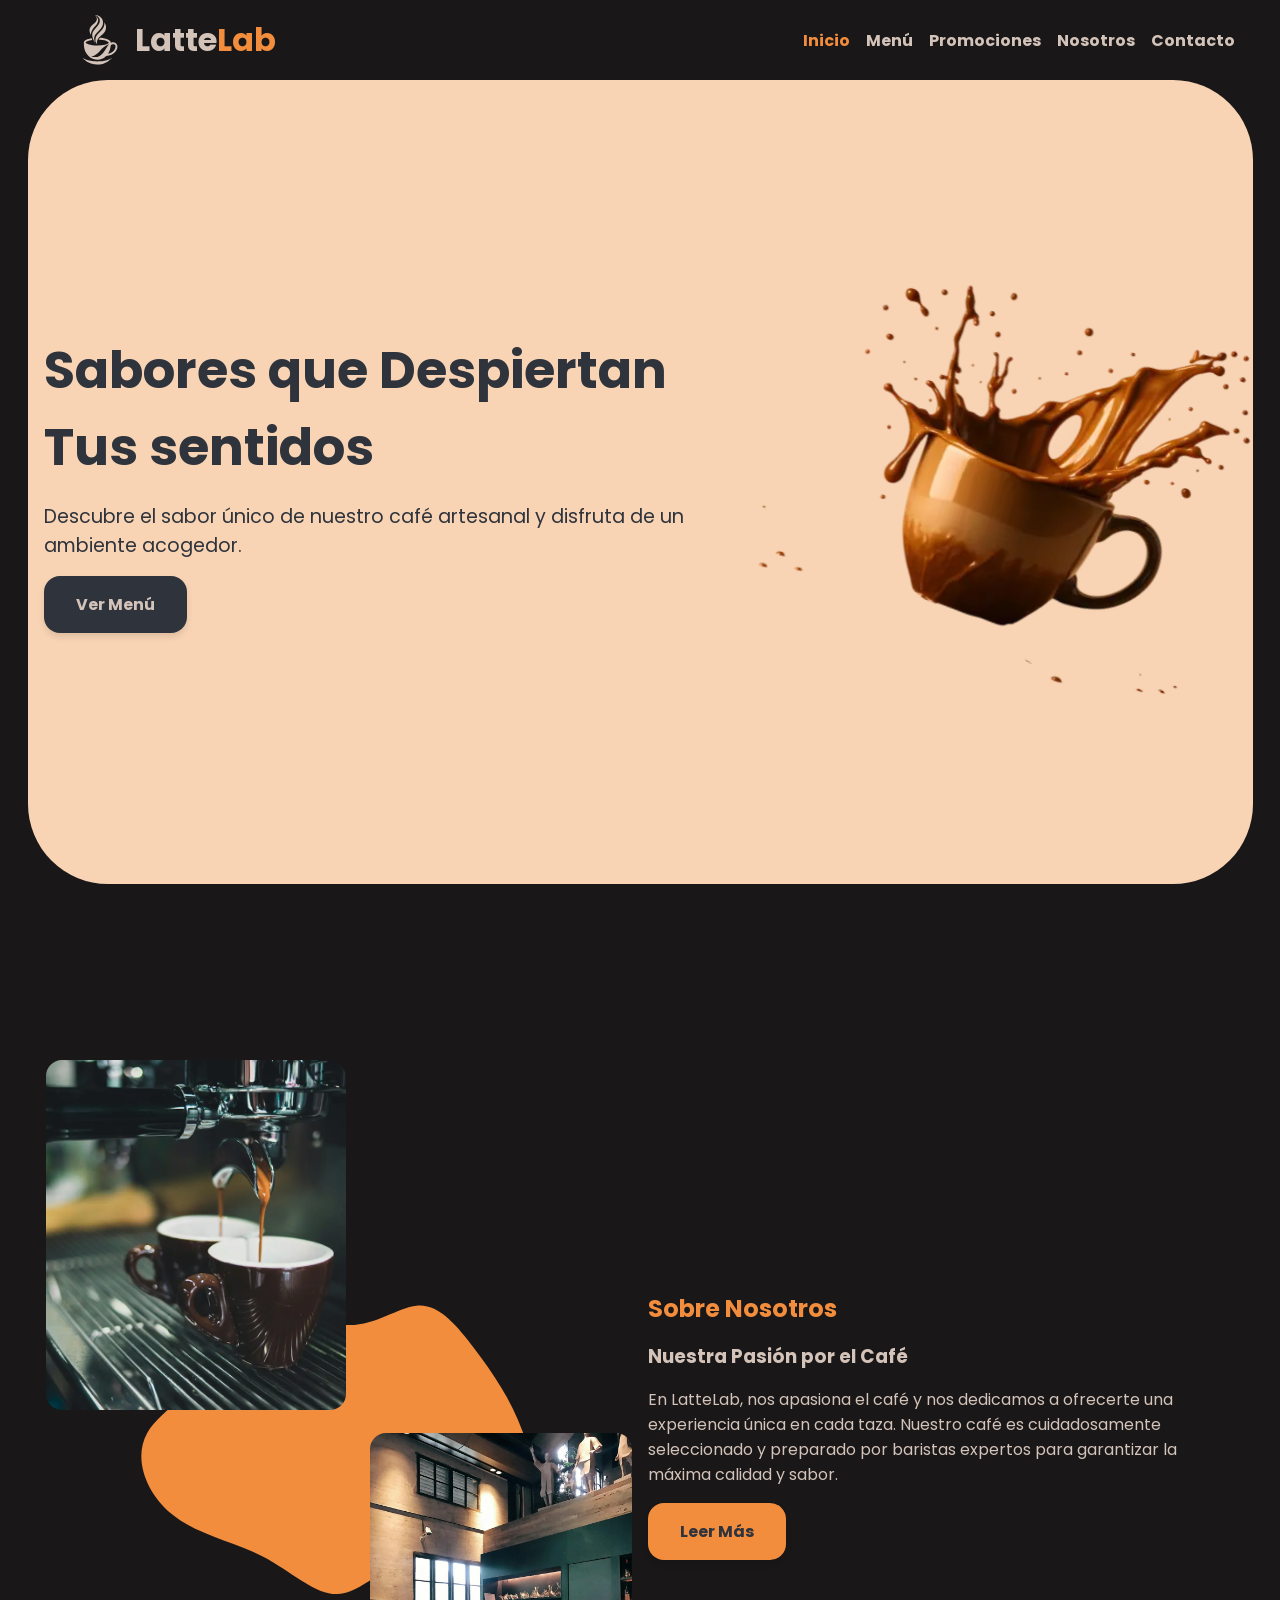
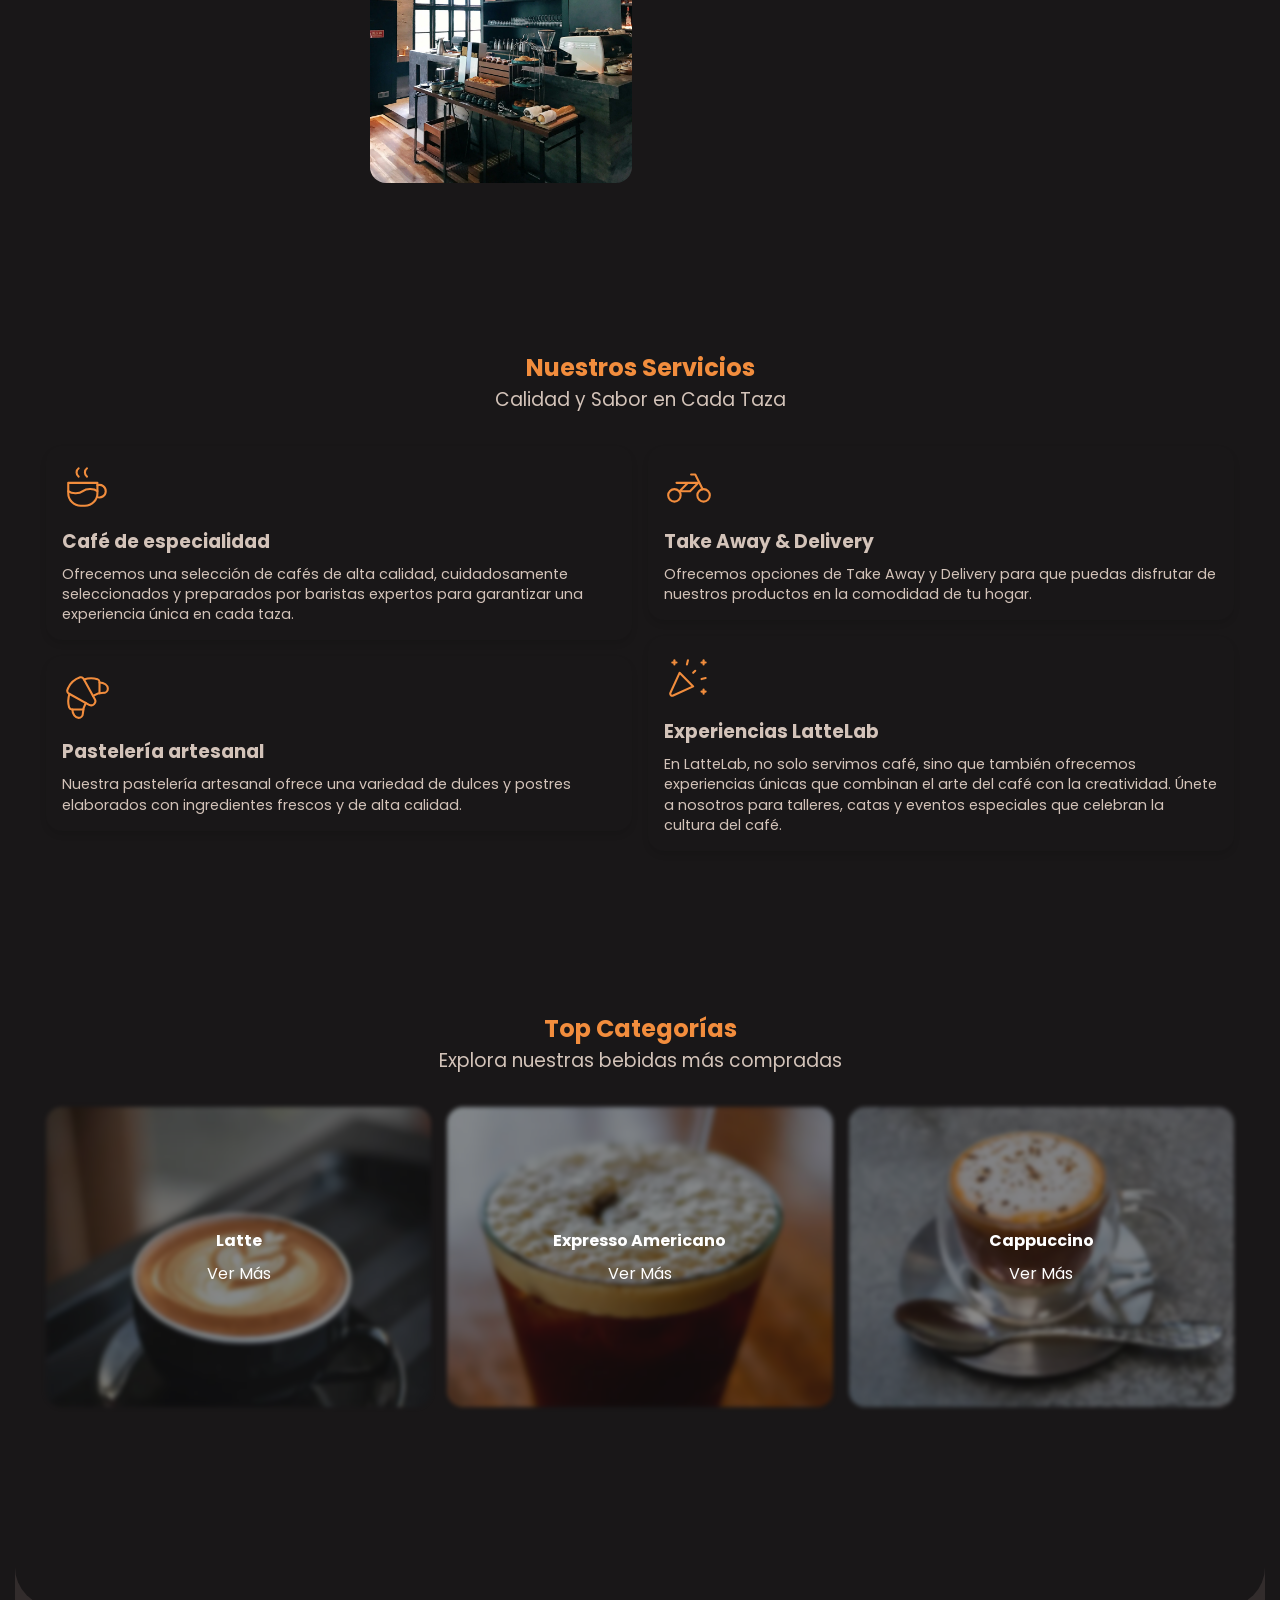
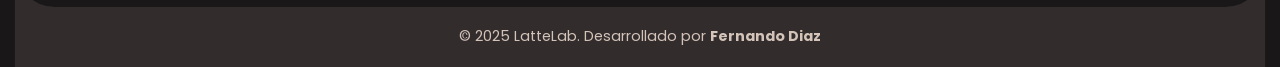
<file: index.html>
<!DOCTYPE html>
<html lang="es">
  <head>
    <meta charset="UTF-8" />
    <meta name="viewport" content="width=device-width, initial-scale=1.0" />
    <title>LatteLab</title>
    <link
      rel="shortcut icon"
      href="src/assets/images/favicon.ico"
      type="image/x-icon"
    />

    <meta
      name="description"
      content="LatteLab es una cafetería que ofrece una experiencia única con café de alta calidad y un ambiente acogedor."
    />
    <meta name="author" content="Fernando Diaz" />

    <link rel="stylesheet" href="src/styles/fonts.css" />
    <link rel="stylesheet" href="src/styles/variables.css" />
    <link rel="stylesheet" href="src/styles/style.css" />
  </head>
  <body>
    <header>
      <div class="header__container">
        <div class="header__logo">
          <img
            src="src/assets/images/layout/Coffee.svg"
            alt="Logo de LatteLab"
            loading="eager"
            fetchpriority="high"
          />

          <h1>Latte<span>Lab</span></h1>
        </div>

        <nav class="header__nav">
          <ul class="header__nav-list">
            <li class="header__nav-item">
              <a class="active" href="./index.html">Inicio</a>
            </li>
            <li class="header__nav-item">
              <a href="src/pages/products.html">Menú</a>
            </li>
            <li class="header__nav-item">
              <a href="src/pages/promotions.html">Promociones</a>
            </li>
            <li class="header__nav-item">
              <a href="src/pages/about-us.html">Nosotros</a>
            </li>
            <li class="header__nav-item">
              <a href="src/pages/contact.html">Contacto</a>
            </li>
          </ul>
        </nav>
      </div>
    </header>

    <section class="hero__container">
      <article class="hero__content">
        <div class="hero__content-grid">
          <div class="hero__text">
            <h2 class="hero__title">Sabores que Despiertan Tus sentidos</h2>

            <p class="hero__description">
              Descubre el sabor único de nuestro café artesanal y disfruta de un
              ambiente acogedor.
            </p>

            <a
              href="src/pages/products.html"
              class="hero__button button__component"
            >
              Ver Menú
            </a>
          </div>

          <div class="hero__image">
            <img
              src="src/assets/images/layout/coffee-hero.webp"
              alt="Imagen de café"
              loading="eager"
              fetchpriority="high"
            />
          </div>
        </div>
      </article>
    </section>

    <main>
      <section class="about__container container__section">
        <article class="about__content">
          <div class="about__images">
            <div class="about__image about__image-left">
              <img
                src="src/assets/images/layout/pexels-chevanon-324028.webp"
                alt="Imagen de café"
                loading="lazy"
                prefetchpriority="low"
                class="about__img-left"
              />
            </div>

            <img
              class="about__blob"
              src="src/assets/images/layout/blob.svg"
              alt="Blob SVG"
              loading="lazy"
              prefetchpriority="low"
            />

            <div class="about__image about__image-right">
              <img
                src="src/assets/images/layout/pexels-julieaagaard-2467287.webp"
                alt="Imagen de café"
                loading="lazy"
                prefetchpriority="low"
                class="about__img-right"
              />
            </div>
          </div>

          <div class="about__text">
            <h2 class="about__title title__section">Sobre Nosotros</h2>

            <h3>Nuestra Pasión por el Café</h3>

            <p class="about__description">
              En LatteLab, nos apasiona el café y nos dedicamos a ofrecerte una
              experiencia única en cada taza. Nuestro café es cuidadosamente
              seleccionado y preparado por baristas expertos para garantizar la
              máxima calidad y sabor.
            </p>

            <a
              href="src/pages/about-us.html"
              class="about__button button__component"
              >Leer Más</a
            >
          </div>
        </article>
      </section>

      <section class="services__container container__section">
        <div class="services__header">
          <h2 class="services__title title__section">Nuestros Servicios</h2>
          <h3>Calidad y Sabor en Cada Taza</h3>
        </div>

        <article class="services__content">
          <div class="services__items">
            <div class="services__item">
              <img
                src="src/assets/images/services/coffee.svg"
                alt="Café de especialidad"
              />
              <h3 class="services__item-title">Café de especialidad</h3>
              <p class="services__item-description">
                Ofrecemos una selección de cafés de alta calidad, cuidadosamente
                seleccionados y preparados por baristas expertos para garantizar
                una experiencia única en cada taza.
              </p>
            </div>

            <div class="services__item">
              <img
                src="src/assets/images/services/croissant.svg"
                alt="Pastelería artesanal"
              />
              <h3 class="services__item-title">Pastelería artesanal</h3>
              <p class="services__item-description">
                Nuestra pastelería artesanal ofrece una variedad de dulces y
                postres elaborados con ingredientes frescos y de alta calidad.
              </p>
            </div>
          </div>

          <div class="services__items">
            <div class="services__item">
              <img
                src="src/assets/images/services/delivery.svg"
                alt="Take Away & Delivery"
              />
              <h3 class="services__item-title">Take Away & Delivery</h3>
              <p class="services__item-description">
                Ofrecemos opciones de Take Away y Delivery para que puedas
                disfrutar de nuestros productos en la comodidad de tu hogar.
              </p>
            </div>

            <div class="services__item">
              <img
                src="src/assets/images/services/experience.svg"
                alt="Experiencias LatteLab"
              />
              <h3 class="services__item-title">Experiencias LatteLab</h3>
              <p class="services__item-description">
                En LatteLab, no solo servimos café, sino que también ofrecemos
                experiencias únicas que combinan el arte del café con la
                creatividad. Únete a nosotros para talleres, catas y eventos
                especiales que celebran la cultura del café.
              </p>
            </div>
          </div>
        </article>
      </section>

      <section class="categories__container container__section">
        <div class="categories__header">
          <h2 class="categories__title title__section">Top Categorías</h2>
          <h3>Explora nuestras bebidas más compradas</h3>
        </div>

        <article class="categories__content">
          <a href="src/pages/products.html" class="categories__item">
            <div class="categories__item--text">
              <img src="src/assets/images/categories/latte.webp" alt="Latte" />
              <h4>Latte</h4>

              <span>Ver Más</span>
            </div>
          </a>

          <a href="src/pages/products.html" class="categories__item">
            <div class="categories__item--text">
              <img
                src="src/assets/images/categories/americano.webp"
                alt="Expresso Americano"
              />
              <h4>Expresso Americano</h4>

              <span>Ver Más</span>
            </div>
          </a>

          <a href="src/pages/products.html" class="categories__item">
            <div class="categories__item--text">
              <img
                src="src/assets/images/categories/cappuccino.webp"
                alt="Cappuccino"
              />
              <h4>Cappuccino</h4>

              <span>Ver Más</span>
            </div>
          </a>
        </article>
      </section>
    </main>

    <footer>
      <div class="footer__corner"></div>
      <div class="footer__content">
        <p>
          &copy; 2025 LatteLab. Desarrollado por
          <a href="https://metaldev.com.ar/" target="_blank">Fernando Diaz</a>
        </p>
      </div>
    </footer>
  </body>
</html>
</file>
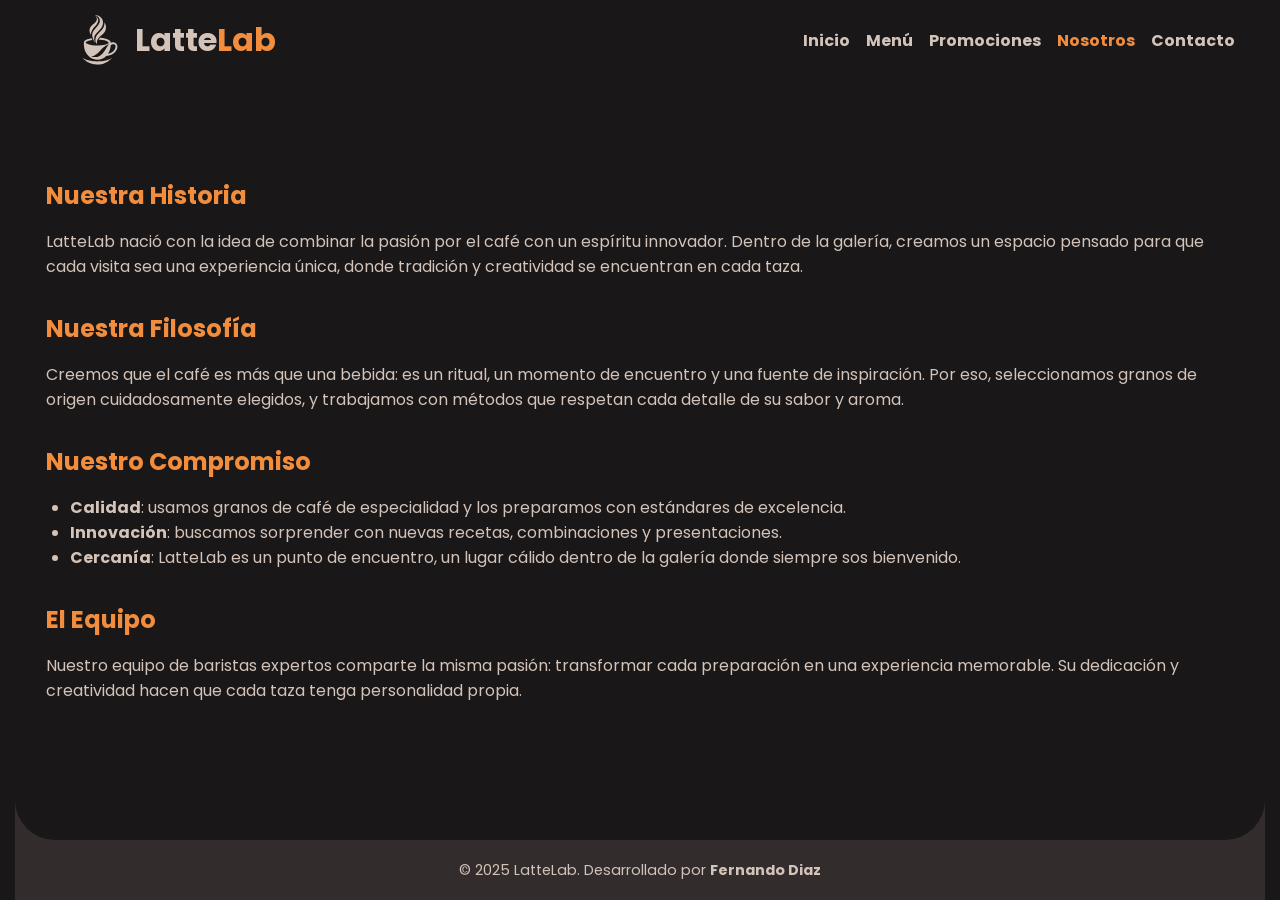
<file: src/pages/about-us.html>
<!DOCTYPE html>
<html lang="es">
  <head>
    <meta charset="UTF-8" />
    <meta name="viewport" content="width=device-width, initial-scale=1.0" />
    <title>LatteLab - Acerca de Nosotros</title>
    <link
      rel="shortcut icon"
      href="../assets/images/favicon.ico"
      type="image/x-icon"
    />

    <meta
      name="description"
      content="LatteLab es una cafetería que ofrece una experiencia única con café de alta calidad y un ambiente acogedor."
    />
    <meta name="author" content="Fernando Diaz" />

    <link rel="stylesheet" href="../styles/variables.css" />
    <link rel="stylesheet" href="../styles/fonts.css" />
    <link rel="stylesheet" href="../styles/style.css" />
    <link rel="stylesheet" href="../styles/about-us.css" />
  </head>
  <body>
    <header>
      <div class="header__container">
        <div class="header__logo">
          <img
            src="../assets/images/layout/Coffee.svg"
            alt="Logo de LatteLab"
            loading="eager"
            fetchpriority="high"
          />

          <h1>Latte<span>Lab</span></h1>
        </div>

        <nav class="header__nav">
          <ul class="header__nav-list">
            <li class="header__nav-item">
              <a href="../../index.html">Inicio</a>
            </li>
            <li class="header__nav-item">
              <a href="products.html">Menú</a>
            </li>
            <li class="header__nav-item">
              <a href="promotions.html">Promociones</a>
            </li>
            <li class="header__nav-item">
              <a class="active" href="about-us.html">Nosotros</a>
            </li>
            <li class="header__nav-item">
              <a href="contact.html">Contacto</a>
            </li>
          </ul>
        </nav>
      </div>
    </header>

    <main class="main__section">
      <section class="aboutus__container">
        <article class="aboutus__content">
          <h2 class="title__section">Nuestra Historia</h2>

          <p>
            LatteLab nació con la idea de combinar la pasión por el café con un
            espíritu innovador. Dentro de la galería, creamos un espacio pensado
            para que cada visita sea una experiencia única, donde tradición y
            creatividad se encuentran en cada taza.
          </p>
        </article>

        <article class="aboutus__content">
          <h2 class="title__section">Nuestra Filosofía</h2>

          <p>
            Creemos que el café es más que una bebida: es un ritual, un momento
            de encuentro y una fuente de inspiración. Por eso, seleccionamos
            granos de origen cuidadosamente elegidos, y trabajamos con métodos
            que respetan cada detalle de su sabor y aroma.
          </p>
        </article>

        <article class="aboutus__content">
          <h2 class="title__section">Nuestro Compromiso</h2>

          <ul>
            <li>
              <b>Calidad</b>: usamos granos de café de especialidad y los
              preparamos con estándares de excelencia.
            </li>

            <li>
              <b>Innovación</b>: buscamos sorprender con nuevas recetas,
              combinaciones y presentaciones.
            </li>

            <li>
              <b>Cercanía</b>: LatteLab es un punto de encuentro, un lugar
              cálido dentro de la galería donde siempre sos bienvenido.
            </li>
          </ul>
        </article>

        <article class="aboutus__content">
          <h2 class="title__section">El Equipo</h2>

          <p>
            Nuestro equipo de baristas expertos comparte la misma pasión:
            transformar cada preparación en una experiencia memorable. Su
            dedicación y creatividad hacen que cada taza tenga personalidad
            propia.
          </p>
        </article>
      </section>
    </main>

    <footer>
      <div class="footer__corner"></div>
      <div class="footer__content">
        <p>
          &copy; 2025 LatteLab. Desarrollado por
          <a href="https://metaldev.com.ar/" target="_blank">Fernando Diaz</a>
        </p>
      </div>
    </footer>
  </body>
</html>
</file>
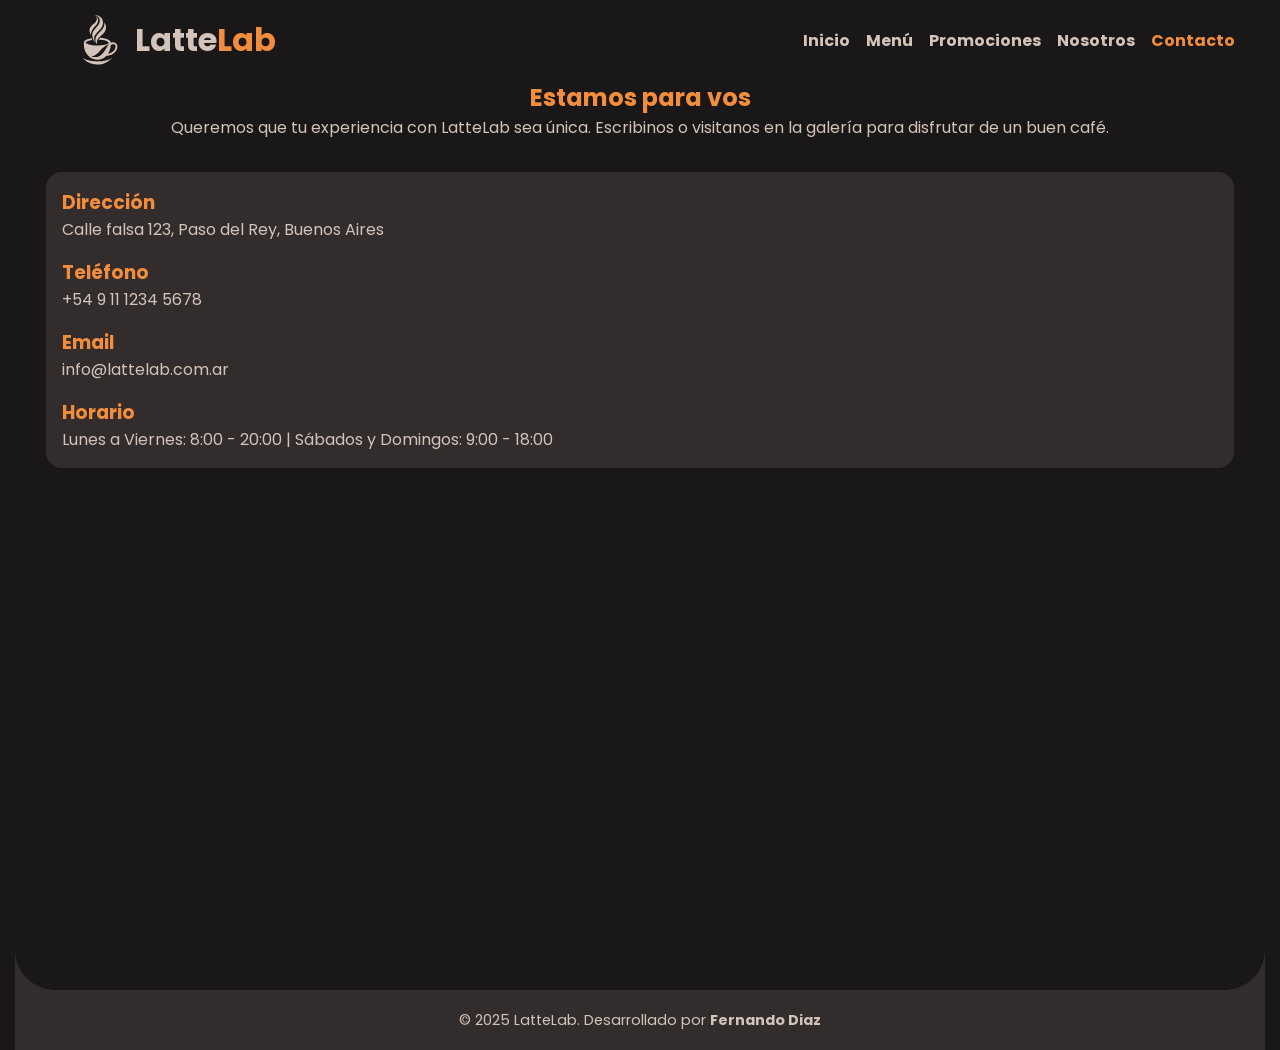
<file: src/pages/contact.html>
<!DOCTYPE html>
<html lang="es">
  <head>
    <meta charset="UTF-8" />
    <meta name="viewport" content="width=device-width, initial-scale=1.0" />
    <title>LatteLab - Contacto</title>
    <link
      rel="shortcut icon"
      href="../assets/images/favicon.ico"
      type="image/x-icon"
    />

    <meta
      name="description"
      content="LatteLab es una cafetería que ofrece una experiencia única con café de alta calidad y un ambiente acogedor."
    />
    <meta name="author" content="Fernando Diaz" />

    <link rel="stylesheet" href="../styles/variables.css" />
    <link rel="stylesheet" href="../styles/fonts.css" />
    <link rel="stylesheet" href="../styles/style.css" />
    <link rel="stylesheet" href="../styles/contact.css" />
  </head>
  <body>
    <header>
      <div class="header__container">
        <div class="header__logo">
          <img
            src="../assets/images/layout/Coffee.svg"
            alt="Logo de LatteLab"
            loading="eager"
            fetchpriority="high"
          />

          <h1>Latte<span>Lab</span></h1>
        </div>

        <nav class="header__nav">
          <ul class="header__nav-list">
            <li class="header__nav-item">
              <a href="../../index.html">Inicio</a>
            </li>
            <li class="header__nav-item">
              <a href="products.html">Menú</a>
            </li>
            <li class="header__nav-item">
              <a href="promotions.html">Promociones</a>
            </li>
            <li class="header__nav-item">
              <a href="about-us.html">Nosotros</a>
            </li>
            <li class="header__nav-item">
              <a class="active" href="contact.html">Contacto</a>
            </li>
          </ul>
        </nav>
      </div>
    </header>

    <main class="main__section">
      <div class="contact__header">
        <h2 class="title__section">Estamos para vos</h2>
        <p>
          Queremos que tu experiencia con LatteLab sea única. Escribinos o
          visitanos en la galería para disfrutar de un buen café.
        </p>
      </div>

      <div class="contact__info">
        <div class="contact__item">
          <h3 class="title__section">Dirección</h3>
          <p>Calle falsa 123, Paso del Rey, Buenos Aires</p>
        </div>

        <div class="contact__item">
          <h3 class="title__section">Teléfono</h3>
          <p>+54 9 11 1234 5678</p>
        </div>

        <div class="contact__item">
          <h3 class="title__section">Email</h3>
          <p>info@lattelab.com.ar</p>
        </div>

        <div class="contact__item">
          <h3 class="title__section">Horario</h3>
          <p>
            Lunes a Viernes: 8:00 - 20:00 | Sábados y Domingos: 9:00 - 18:00
          </p>
        </div>
      </div>

      <iframe
        src="https://www.google.com/maps/embed?pb=!1m18!1m12!1m3!1d205.11587058322968!2d-58.76163914248166!3d-34.65839171393619!2m3!1f0!2f0!3f0!3m2!1i1024!2i768!4f13.1!3m3!1m2!1s0x95bc9512dd8aeb59%3A0xc78ff3fe9b8c9677!2sCalle%20falsa%20123%2C%20B1742%20Paso%20del%20Rey%2C%20Provincia%20de%20Buenos%20Aires!5e0!3m2!1ses-419!2sar!4v1759271985066!5m2!1ses-419!2sar"
        height="450"
        style="border: 0"
        allowfullscreen=""
        loading="lazy"
        referrerpolicy="no-referrer-when-downgrade"
      ></iframe>
    </main>

    <footer>
      <div class="footer__corner"></div>
      <div class="footer__content">
        <p>
          &copy; 2025 LatteLab. Desarrollado por
          <a href="https://metaldev.com.ar/" target="_blank">Fernando Diaz</a>
        </p>
      </div>
    </footer>
  </body>
</html>
</file>
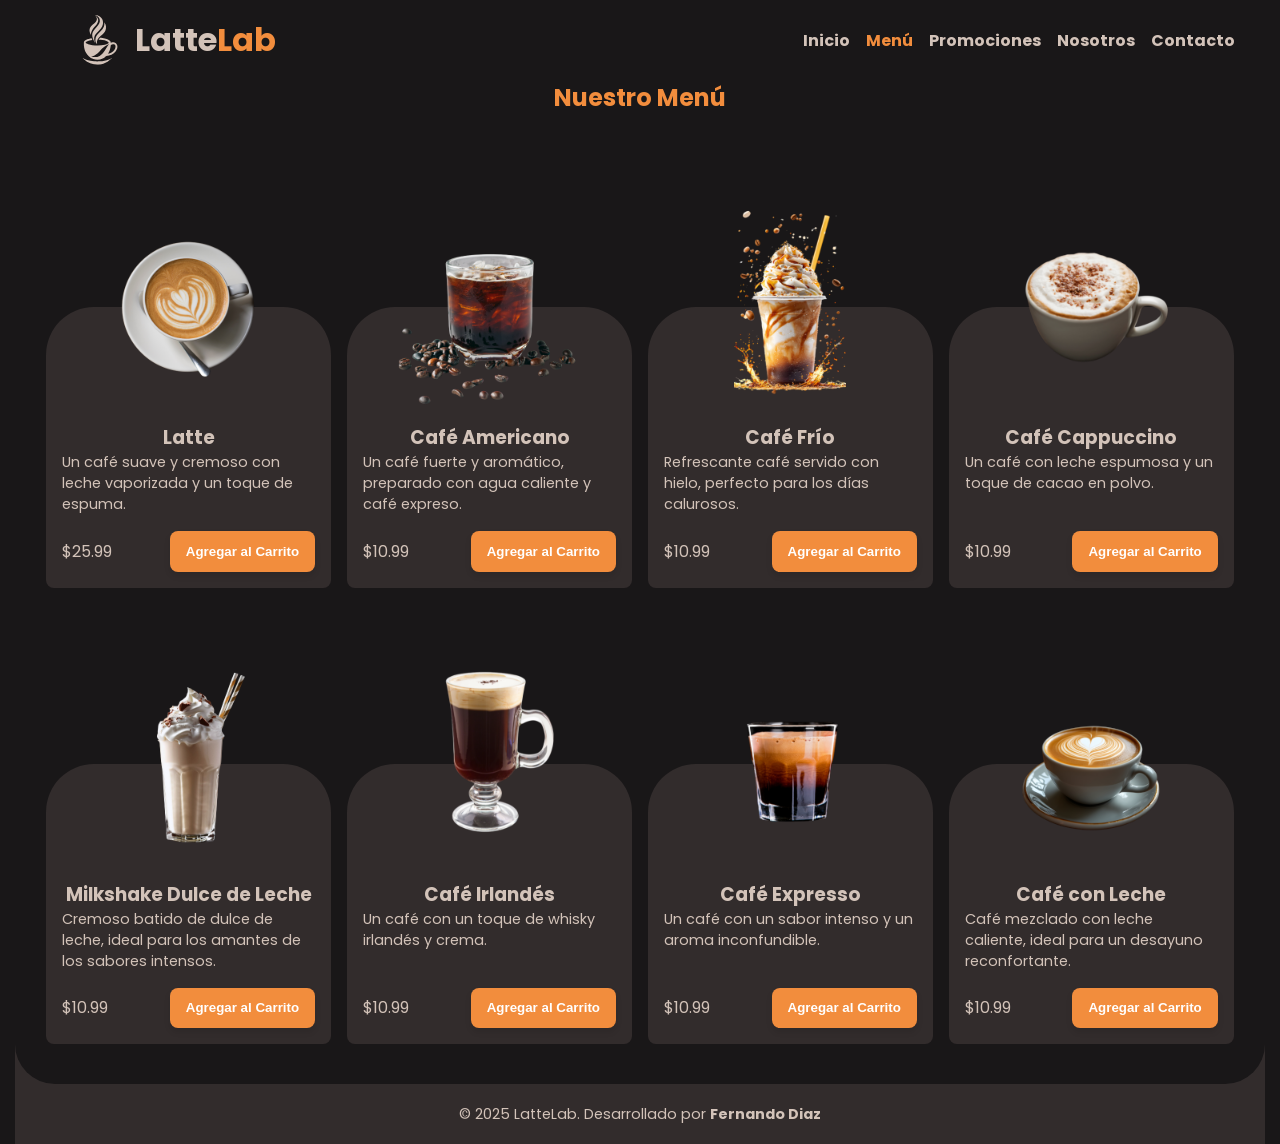
<file: src/pages/products.html>
<!DOCTYPE html>
<html lang="es">
  <head>
    <meta charset="UTF-8" />
    <meta name="viewport" content="width=device-width, initial-scale=1.0" />
    <title>LatteLab - Menú</title>
    <link
      rel="shortcut icon"
      href="../assets/images/favicon.ico"
      type="image/x-icon"
    />

    <meta
      name="description"
      content="LatteLab es una cafetería que ofrece una experiencia única con café de alta calidad y un ambiente acogedor."
    />
    <meta name="author" content="Fernando Diaz" />

    <link rel="stylesheet" href="../styles/variables.css" />
    <link rel="stylesheet" href="../styles/fonts.css" />
    <link rel="stylesheet" href="../styles/style.css" />
    <link rel="stylesheet" href="../styles/products.css" />
  </head>
  <body>
    <header>
      <div class="header__container">
        <div class="header__logo">
          <img
            src="../assets/images/layout/Coffee.svg"
            alt="Logo de LatteLab"
            loading="eager"
            fetchpriority="high"
          />

          <h1>Latte<span>Lab</span></h1>
        </div>

        <nav class="header__nav">
          <ul class="header__nav-list">
            <li class="header__nav-item">
              <a href="../../index.html">Inicio</a>
            </li>
            <li class="header__nav-item">
              <a class="active" href="products.html">Menú</a>
            </li>
            <li class="header__nav-item">
              <a href="promotions.html">Promociones</a>
            </li>
            <li class="header__nav-item">
              <a href="about-us.html">Nosotros</a>
            </li>
            <li class="header__nav-item">
              <a href="contact.html">Contacto</a>
            </li>
          </ul>
        </nav>
      </div>
    </header>

    <main class="main__section">
      <h2 class="title__section">Nuestro Menú</h2>

      <section class="products__container" id="product-container"></section>
    </main>

    <footer>
      <div class="footer__corner"></div>
      <div class="footer__content">
        <p>
          &copy; 2025 LatteLab. Desarrollado por
          <a href="https://metaldev.com.ar/" target="_blank">Fernando Diaz</a>
        </p>
      </div>
    </footer>

    <template id="template-products">
      <div class="products__card">
        <div class="products__image">
          <img
            src=""
            alt="Café Irlandés"
            class="products__image"
            id="template-card-img"
          />
        </div>

        <div class="products__info">
          <h3 class="products__name" id="template-card-name"></h3>
          <p class="products__description" id="template-card-description"></p>

          <div class="products__info--purchase">
            <span class="products__price" id="template-card-price"></span>

            <button
              class="button__component products__button"
              id="template-card-button"
            >
              Agregar al Carrito
            </button>
          </div>
        </div>
      </div>
    </template>

    <script src="../js/products.js" type="module"></script>
  </body>
</html>
</file>
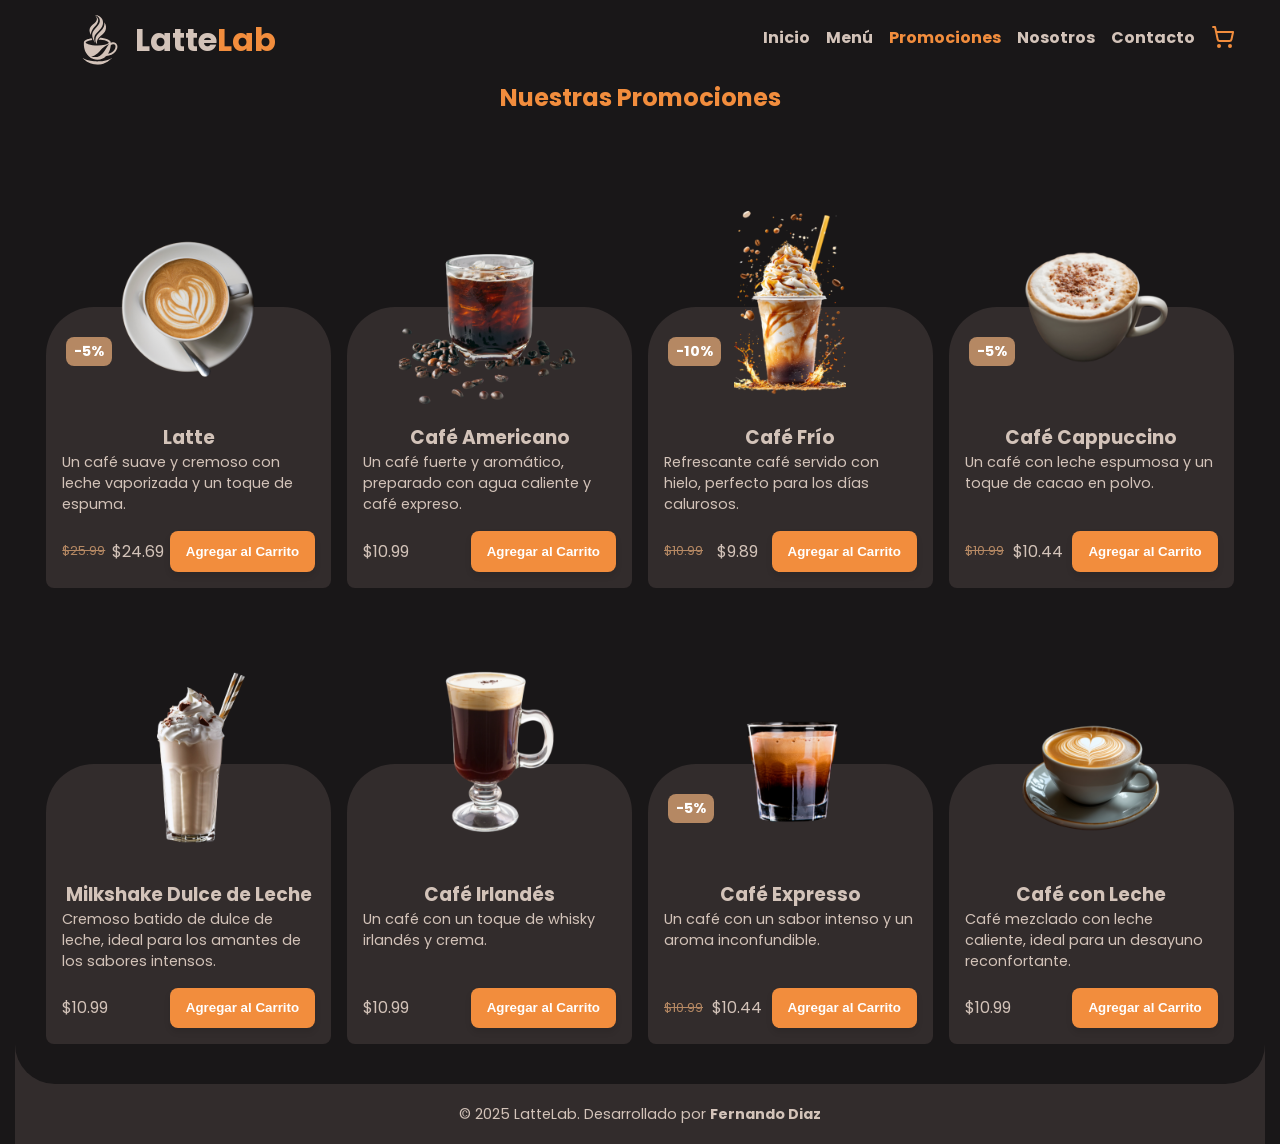
<file: src/pages/promotions.html>
<!DOCTYPE html>
<html lang="es">
  <head>
    <meta charset="UTF-8" />
    <meta name="viewport" content="width=device-width, initial-scale=1.0" />
    <title>LatteLab - Promociones</title>
    <link
      rel="shortcut icon"
      href="../assets/images/favicon.ico"
      type="image/x-icon"
    />

    <meta
      name="description"
      content="LatteLab es una cafetería que ofrece una experiencia única con café de alta calidad y un ambiente acogedor."
    />
    <meta name="author" content="Fernando Diaz" />

    <link rel="stylesheet" href="../styles/variables.css" />
    <link rel="stylesheet" href="../styles/fonts.css" />
    <link rel="stylesheet" href="../styles/style.css" />
    <link rel="stylesheet" href="../styles/products.css" />
  </head>
  <body>
    <header>
      <div class="header__container">
        <div class="header__logo">
          <img
            src="../assets/images/layout/Coffee.svg"
            alt="Logo de LatteLab"
            loading="eager"
            fetchpriority="high"
          />

          <h1>Latte<span>Lab</span></h1>
        </div>

        <nav class="header__nav">
          <ul class="header__nav-list">
            <li class="header__nav-item">
              <a href="../../index.html">Inicio</a>
            </li>
            <li class="header__nav-item">
              <a href="products.html">Menú</a>
            </li>
            <li class="header__nav-item">
              <a class="active" href="promotions.html">Promociones</a>
            </li>
            <li class="header__nav-item">
              <a href="about-us.html">Nosotros</a>
            </li>
            <li class="header__nav-item">
              <a href="contact.html">Contacto</a>
            </li>
            <li class="header__nav-item">
              <button
                class="cart__button"
                id="cart-button"
                aria-expanded="false"
                aria-controls="aside-menu"
                aria-label="Abrir carrito"
              >
                <svg
                  xmlns="http://www.w3.org/2000/svg"
                  width="24"
                  height="24"
                  viewBox="0 0 24 24"
                  fill="none"
                  stroke="currentColor"
                  stroke-width="2"
                  stroke-linecap="round"
                  stroke-linejoin="round"
                  class="lucide lucide-shopping-cart-icon lucide-shopping-cart"
                >
                  <circle cx="8" cy="21" r="1" />
                  <circle cx="19" cy="21" r="1" />
                  <path
                    d="M2.05 2.05h2l2.66 12.42a2 2 0 0 0 2 1.58h9.78a2 2 0 0 0 1.95-1.57l1.65-7.43H5.12"
                  />
                </svg>

                <span class="badge__count" id="badge-count"></span>
              </button>
            </li>
          </ul>
        </nav>
      </div>
    </header>

    <aside
      id="aside-menu"
      class="aside__menu"
      role="dialog"
      aria-modal="true"
      aria-labelledby="cart-title"
      aria-hidden="true"
      tabindex="-1"
    >
      <button class="aside__close" id="cart-close" aria-label="Cerrar carrito">
        ✕ Cerrar
      </button>

      <h3 id="cart-title" style="margin-bottom: 0.5rem">Tu carrito</h3>

      <div id="cart-container" class="card__cotainer"></div>
      <div id="cart-summary" class="cart__summary"></div>
    </aside>

    <div id="aside-overlay" class="aside__overlay"></div>

    <main class="main__section">
      <h2 class="title__section">Nuestras Promociones</h2>

      <section class="products__container" id="product-container"></section>
    </main>

    <footer>
      <div class="footer__corner"></div>
      <div class="footer__content">
        <p>
          &copy; 2025 LatteLab. Desarrollado por
          <a href="https://metaldev.com.ar/" target="_blank">Fernando Diaz</a>
        </p>
      </div>
    </footer>

    <script src="../js/promociones.js" type="module"></script>
  </body>
</html>

<template id="template-products">
  <div class="products__card">
    <div class="products__image">
      <img
        src=""
        alt="Café Irlandés"
        class="products__image"
        id="template-card-img"
      />

      <div class="products__discount" id="template-card-discount">
        <span id="template-card-discount-value"></span>
      </div>
    </div>

    <div class="products__info">
      <h3 class="products__name" id="template-card-name"></h3>
      <p class="products__description" id="template-card-description"></p>

      <div class="products__info--purchase">
        <span class="products__price" id="template-card-price"></span>
        <span
          class="products__price--discounted"
          id="template-card-price-discounted"
        ></span>

        <button
          class="button__component products__button"
          id="template-card-button"
        >
          Agregar al Carrito
        </button>
      </div>
    </div>
  </div>
</template>

<template id="template-cart">
  <div class="template__cart">
    <span class="cart__id" id="cart-id"></span>
    <img class="cart__img" src="" alt="" width="50px" id="cart-img" />
    <div class="cart__discount" id="cart-discount">
      <span id="cart-discount-value"></span>
    </div>
    <span class="cart__title" id="cart-title"></span>
    <span class="cart__quantity" id="cart-quantity"></span>
    <span class="cart__price" id="cart-price"></span>

    <div class="btn__actions--cart">
      <button class="btn btn__plus" id="btn-plus">+</button>
      <button class="btn btn__remove" id="btn-remove">-</button>
      <button class="cart__delete" id="btn-delete">Eliminar</button>
    </div>
  </div>
</template>
</file>
<file: src/styles/fonts.css>
@font-face {
  font-family: "Poppins";
  src: url("../assets/fonts/Poppins-Regular.ttf") format("truetype");
  font-weight: 400;
  font-style: normal;
  font-display: swap;
}

@font-face {
  font-family: "Poppins";
  src: url("../assets/fonts/Poppins-Medium.ttf") format("truetype");
  font-weight: 500;
  font-style: normal;
  font-display: swap;
}

@font-face {
  font-family: "Poppins";
  src: url("../assets/fonts/Poppins-Bold.ttf") format("truetype");
  font-weight: 700;
  font-style: normal;
  font-display: swap;
}
</file>
<file: src/styles/variables.css>
:root {
  /*? COLORS */
  --color-primary: #f28d3d;
  --color-secondary: #b58863;
  --color-accent: #f8d4b4;
  --color-black: #2e333c;
  --color-background: #191718;
  --color-text: #d3c3b9;
  --color-white: #ffffff;
  --color-footer: #322c2c;

  --background-color: var(--color-background);
  --text-color: var(--color-text);

  /*? SIZES */
  --max-width: 1200px;
  --header-height: 80px;
  --footer-height: 100px;
}

html {
  scroll-behavior: smooth;
  scrollbar-gutter: stable both-edges;
}

body {
  background-color: var(--background-color);
  color: var(--text-color);
  font-family: "Poppins", sans-serif;
}

ul {
  list-style: none;
}

a {
  text-decoration: none;
  color: inherit;
}

.container__section {
  width: 95%;
  max-width: var(--max-width);
  margin: 10rem auto;
  /* min-height: 100dvh; */
}

.main__section {
  width: 95%;
  max-width: var(--max-width);
  min-height: calc(100dvh - (var(--header-height) + var(--footer-height)));
  margin: var(--header-height) auto 0 auto;
}

.active {
  color: var(--color-primary);
}

.button__component {
  width: fit-content;
  padding: 1rem 2rem;
  font-weight: bold;
  box-shadow: 0 4px 6px rgba(0, 0, 0, 0.1);
  transition: background-color 0.3s ease, box-shadow 0.3s ease, color 0.3s ease;

  &:active {
    transform: scale(0.95);
  }
}

.title__section {
  color: var(--color-primary);
}

.aside__overlay {
  position: fixed;
  inset: 0;
  background: rgba(0, 0, 0, 0.4);
  opacity: 0;
  visibility: hidden;
  transition: opacity 0.2s ease, visibility 0.2s ease;
  z-index: 9998;
}

.aside__menu {
  position: fixed;
  top: 0;
  right: 0;
  width: clamp(250px, 50%, 500px);
  height: 100dvh;
  background-color: var(--color-black);
  box-shadow: -2px 0 12px rgba(0, 0, 0, 0.3);
  padding: 1rem;
  overflow-y: auto;
  z-index: 9999;
  transform: translateX(100%);
  opacity: 0;
  transition: transform 0.25s ease, opacity 0.25s ease;

  @media (width <= 980px) {
    width: 100%;
  }

  @media (width <= 480px) {
    font-size: 0.8rem;
    padding: 0 1rem;

    .card__container {
      gap: 0.3rem;
    }
  }

  .card__container {
    display: flex;
    flex-direction: column;
    gap: 1rem;
  }
}

.aside__menu.is-open {
  transform: translateX(0%);
  opacity: 1;
}

.aside__overlay.is-open {
  opacity: 1;
  visibility: visible;
}

.body--locked {
  overflow: hidden;
}

.aside__close {
  display: inline-flex;
  align-items: center;
  gap: 0.5rem;
  border: none;
  background: transparent;
  color: var(--color-text);
  cursor: pointer;
  font-size: 0.95rem;
  margin-bottom: 1rem;
}

.template__cart {
  width: 100%;
  display: flex;
  justify-content: space-between;
  align-items: center;
  gap: 1rem;
  padding: 1rem;
  position: relative;

  @media (width <= 480px) {
    gap: 0.5rem;
    padding: 1rem 0;
  }

  .cart__title {
    width: 120px;
  }

  .cart__discount {
    display: none;
    background-color: var(--color-primary);
    color: var(--color-white);
    border-radius: 6px;
    padding: 0.1rem 0.5rem;
    font-size: 0.8rem;
    font-weight: 600;
    margin-top: 0.2rem;
    width: fit-content;
    position: absolute;
    top: 0;
    left: 70px;
  }

  .btn__actions--cart {
    display: flex;
    gap: 0.2rem;
    justify-content: flexend;

    button {
      padding: 0.5rem;
      border-radius: 4px;
      border: none;
      font-weight: bold;
      cursor: pointer;

      &.btn__plus {
        background-color: var(--color-primary);
        color: var(--color-white);
      }

      &.btn__remove {
        background-color: var(--color-secondary);
        color: var(--color-white);
      }

      &.cart__delete {
        background-color: var(--color-accent);
        color: var(--color-black);
      }
    }
  }
}

.cart__summary {
  margin-top: 1rem;
  padding-top: 0.75rem;
  border-top: 1px solid rgba(255, 255, 255, 0.1);
  display: grid;
  gap: 0.35rem;
  font-size: 0.95rem;

  .row {
    display: flex;
    justify-content: space-between;
    align-items: baseline;
  }

  .total {
    font-weight: 700;
    font-size: 1.05rem;
  }

  .muted {
    opacity: 0.75;
    text-decoration: line-through;
  }

  .savings {
    color: var(--color-primary);
    font-weight: 600;
  }
}
</file>
<file: src/styles/style.css>
* {
  margin: 0;
  padding: 0;
  box-sizing: border-box;
}

header {
  width: 100%;
  height: var(--header-height);
  animation: blurNav linear both;
  animation-timeline: scroll(root block);
  animation-range: 0 200px;
  position: fixed;
  top: 0;
  left: 0;
  z-index: 1000;

  .header__container {
    max-width: var(--max-width);
    height: 100%;
    margin: 0 auto;
    display: flex;
    align-items: center;
    justify-content: space-between;
    padding: 0 20px;

    .header__logo {
      display: flex;
      align-items: center;
      gap: 10px;

      img {
        width: 50px;
        height: auto;
        object-fit: contain;
      }

      span {
        color: var(--color-primary);
      }
    }

    .header__nav {
      .header__nav-list {
        display: flex;
        gap: 1rem;

        .header__nav-item {
          font-weight: bold;

          a {
            transition: color 0.3s ease;

            &:hover {
              color: var(--color-primary);
            }

            @media (width <= 560px) {
              font-size: 0.7rem;
            }
          }

          .cart__button {
            background-color: transparent;
            border: none;
            color: var(--color-primary);
            cursor: pointer;
            position: relative;

            .badge__count {
              width: 20px;
              height: 20px;
              text-align: center;
              position: absolute;
              top: -8px;
              right: -8px;
              background-color: var(--color-primary);
              color: var(--color-white);
              border-radius: 50%;
              font-size: 0.8rem;
              font-weight: bold;
              line-height: 20px;
              display: none;
            }
          }
        }
      }
    }

    @media (width <= 700px) {
      flex-direction: column;
      justify-content: center;
      gap: 0.3rem;

      .header__logo {
        img {
          width: 30px;
        }

        h1 {
          font-size: 1.2rem;
        }
      }
    }
  }
}

.hero__container {
  width: 100%;
  height: 100dvh;
  overflow: hidden;

  .hero__content {
    width: 98%;
    height: calc(100% - (var(--header-height) + 1rem));
    background-color: var(--color-accent);
    margin: var(--header-height) auto 0 auto;
    border-radius: 5rem;
    color: var(--color-black);
    padding: 1rem;

    .hero__content-grid {
      width: 100%;
      max-width: var(--max-width);
      height: 100%;
      margin: 0 auto;
      display: flex;
      justify-content: space-between;
      align-items: center;

      .hero__text {
        width: clamp(300px, 70%, 700px);
        display: flex;
        flex-direction: column;
        gap: 1rem;

        .hero__title {
          font-size: clamp(1rem, 4vw, 4rem);
        }

        .hero__description {
          font-size: clamp(0.6rem, 1.5vw, 2rem);
        }

        .hero__button {
          background-color: var(--color-black);
          color: var(--color-text);
          border-radius: 1rem;

          &:hover {
            background-color: var(--color-primary);
            box-shadow: 0 6px 8px rgba(0, 0, 0, 0.15);
            color: var(--color-black);
          }
        }
      }

      .hero__image {
        img {
          width: clamp(200px, 100%, 600px);
          height: auto;
          object-fit: contain;
          rotate: 15deg;
        }
      }

      @media (width <= 560px) {
        flex-direction: column;
        justify-content: center;
        text-align: center;
        gap: 1rem;

        .hero__text {
          align-items: center;

          .hero__title {
            font-size: clamp(1rem, 8vw, 3rem);
          }

          .hero__description {
            font-size: clamp(0.6rem, 3vw, 1.5rem);
          }

          /* .hero__button {
            font-size: clamp(0.6rem, 3vw, 1.5rem);
          } */
        }

        .hero__image {
          img {
            width: 200px;
          }
        }
      }
    }
  }
}

main {
  .about__container {
    display: flex;
    justify-content: center;
    align-items: center;
    gap: 1rem;

    .about__content {
      display: flex;
      justify-content: space-between;
      align-items: center;
      gap: 1rem;

      .about__images {
        height: 100%;
        flex: 1 1 0;
        display: flex;
        flex-direction: column;
        justify-content: space-between;
        gap: 1rem;
        position: relative;

        .about__image-left {
          align-self: flex-start;
        }

        .about__image-right {
          align-self: flex-end;
        }

        .about__blob {
          position: absolute;
          top: 0;
          left: 0;
          right: 0;
          bottom: 0;
          margin: auto;
          width: clamp(200px, 100%, 600px);
          z-index: -1;
          /* opacity: 0.7; */
        }

        .about__image {
          img {
            width: clamp(150px, 100%, 300px);
            height: 350px;
            border-radius: 1rem;
            object-fit: cover;
            object-position: center;
          }
        }
      }

      .about__text {
        flex: 1 1 0;
        display: flex;
        flex-direction: column;
        gap: 1rem;

        .about__button {
          background-color: var(--color-primary);
          color: var(--color-black);
          border-radius: 1rem;

          &:hover {
            background-color: var(--color-black);
            box-shadow: 0 6px 8px rgba(0, 0, 0, 0.15);
            color: var(--color-text);
          }
        }
      }

      @media (width <= 560px) {
        flex-direction: column-reverse;

        .about__text {
          text-align: center;
          align-items: center;
        }
      }
    }
  }

  .services__container {
    display: flex;
    flex-direction: column;
    gap: 2rem;
    text-align: center;
    justify-content: center;

    .services__header {
      h3 {
        font-weight: normal;
      }
    }

    .services__content {
      display: grid;
      grid-template-columns: repeat(auto-fit, minmax(200px, 1fr));
      gap: 1rem;

      .services__items {
        flex: 1 1 0;
        display: flex;
        flex-direction: column;
        gap: 1rem;
        text-align: left;

        .services__item {
          padding: 1rem;
          border-radius: 1rem;
          box-shadow: 0 4px 6px rgba(0, 0, 0, 0.1);
          transition: transform 0.3s ease, box-shadow 0.3s ease;

          &:hover {
            transform: translateY(-5px);
            box-shadow: 0 8px 12px rgba(242, 142, 61, 0.2);
          }

          img {
            width: 50px;
            height: 50px;
            object-fit: contain;
            margin-bottom: 0.5rem;
          }

          .services__item-title {
            font-weight: bold;
            margin-bottom: 0.5rem;
          }

          .services__item-description {
            font-size: 0.9rem;
            line-height: 1.4;
          }
        }
      }
    }
  }

  .categories__container {
    display: flex;
    flex-direction: column;
    gap: 2rem;
    text-align: center;
    justify-content: center;

    .categories__header {
      h3 {
        font-weight: normal;
      }
    }

    .categories__content {
      display: grid;
      grid-template-columns: repeat(auto-fit, minmax(200px, 1fr));
      gap: 1rem;

      .categories__item {
        width: 100%;
        height: 300px;
        position: relative;
        display: grid;
        place-items: center;
        cursor: pointer;

        .categories__item--text {
          color: var(--color-white);
          display: flex;
          flex-direction: column;
          gap: 0.5rem;
          transition: color 0.3s ease;
        }

        img {
          width: 100%;
          height: 100%;
          object-fit: cover;
          object-position: center;
          border-radius: 1rem;
          position: absolute;
          top: 0;
          left: 0;
          z-index: -1;
          filter: blur(2px);
          opacity: 0.5;
          transition: filter 0.3s ease, opacity 0.3s ease;
        }

        &:hover {
          .categories__item--text {
            color: transparent;
          }

          img {
            filter: blur(0);
            opacity: 1;
          }
        }
      }
    }
  }
}

footer {
  width: 100%;
  height: var(--footer-height);
  background-color: var(--color-footer);

  .footer__corner {
    width: 100%;
    height: 40px;
    background-color: var(--color-background);
    border-radius: 0 0 5rem 5rem;
  }

  .footer__content {
    width: 90%;
    height: calc(100% - 40px);
    margin: 0 auto;
    display: grid;
    place-items: center;
    font-size: clamp(0.7rem, 1.5vw, 0.9rem);
    text-align: center;

    a {
      font-weight: bold;
      transition: color 0.3s ease;

      &:hover {
        color: var(--color-primary);
      }
    }
  }
}

@keyframes blurNav {
  from {
    background-color: transparent;
    backdrop-filter: blur(0);
  }
  to {
    backdrop-filter: blur(6px);
    -webkit-backdrop-filter: blur(6px);
  }
}
</file>
<file: src/styles/about-us.css>
main {
  display: flex;
  justify-content: center;
  align-items: center;

  .aboutus__container {
    display: flex;
    flex-direction: column;
    gap: 2rem;

    .aboutus__content {
      display: flex;
      flex-direction: column;
      gap: 1rem;

      ul {
        list-style: disc;
        padding-left: 1.5rem;
      }
    }
  }
}
</file>
<file: src/styles/contact.css>
.main__section {
  display: flex;
  flex-direction: column;
  gap: 2rem;

  .contact__header {
    text-align: center;
  }

  .contact__info {
    display: flex;
    flex-direction: column;
    gap: 1rem;
    background-color: var(--color-footer);
    padding: 1rem;
    border-radius: 1rem;
  }
}
</file>
<file: src/styles/products.css>
main {
  text-align: center;
  display: flex;
  flex-direction: column;
  justify-content: center;
  gap: 2rem;

  .products__container {
    width: 100%;
    display: grid;
    grid-template-columns: repeat(auto-fit, minmax(250px, 1fr));
    gap: 1rem;

    .products__card {
      margin-top: 10rem;
      border-radius: 8px;
      background-color: var(--color-footer);
      border-radius: 3rem 3rem 8px 8px;
      transition: all 0.3s ease;
      display: flex;
      flex-direction: column;
      justify-content: baseline;

      .products__image {
        width: 100%;
        height: 100px;
        position: relative;

        img {
          width: 100%;
          height: 200px;
          object-fit: contain;
          object-position: center;
          margin-bottom: 1rem;
          position: absolute;
          top: -100px;
          left: 0;
          transition: transform 0.3s ease;
        }

        .products__discount {
          position: absolute;
          top: 30px;
          left: 20px;
          background-color: var(--color-secondary);
          color: var(--color-white);
          padding: 0.25rem 0.5rem;
          border-radius: 8px;
          font-weight: bold;
          font-size: 0.9rem;
          display: none;
        }
      }

      .products__info {
        padding: 1rem;

        .products__description {
          font-size: 0.9rem;
          text-align: left;
          text-wrap: prettys;
          height: 63px;
          overflow: hidden;
          text-overflow: ellipsis;
        }

        .products__info--purchase {
          display: flex;
          justify-content: space-between;
          align-items: center;
          margin-top: 1rem;

          button {
            background-color: var(--color-primary);
            color: var(--color-white);
            border: none;
            border-radius: 8px;
            padding: 0.8rem 1rem;
            cursor: pointer;
            font-weight: bold;
            transition: background-color 0.3s ease;

            &:hover {
              background-color: var(--color-background);
            }

            &:active {
              transform: scale(0.95);
            }
          }
        }
      }

      &:hover {
        box-shadow: 0 6px 8px rgba(0, 0, 0, 0.15);
        transform: translateY(-5px);

        .products__image {
          img {
            transform: scale(1.1);
          }
        }
      }
    }
  }
}

.price-original {
  color: var(--color-secondary);
  font-size: 0.8rem;
  text-decoration: line-through;
}
</file>
